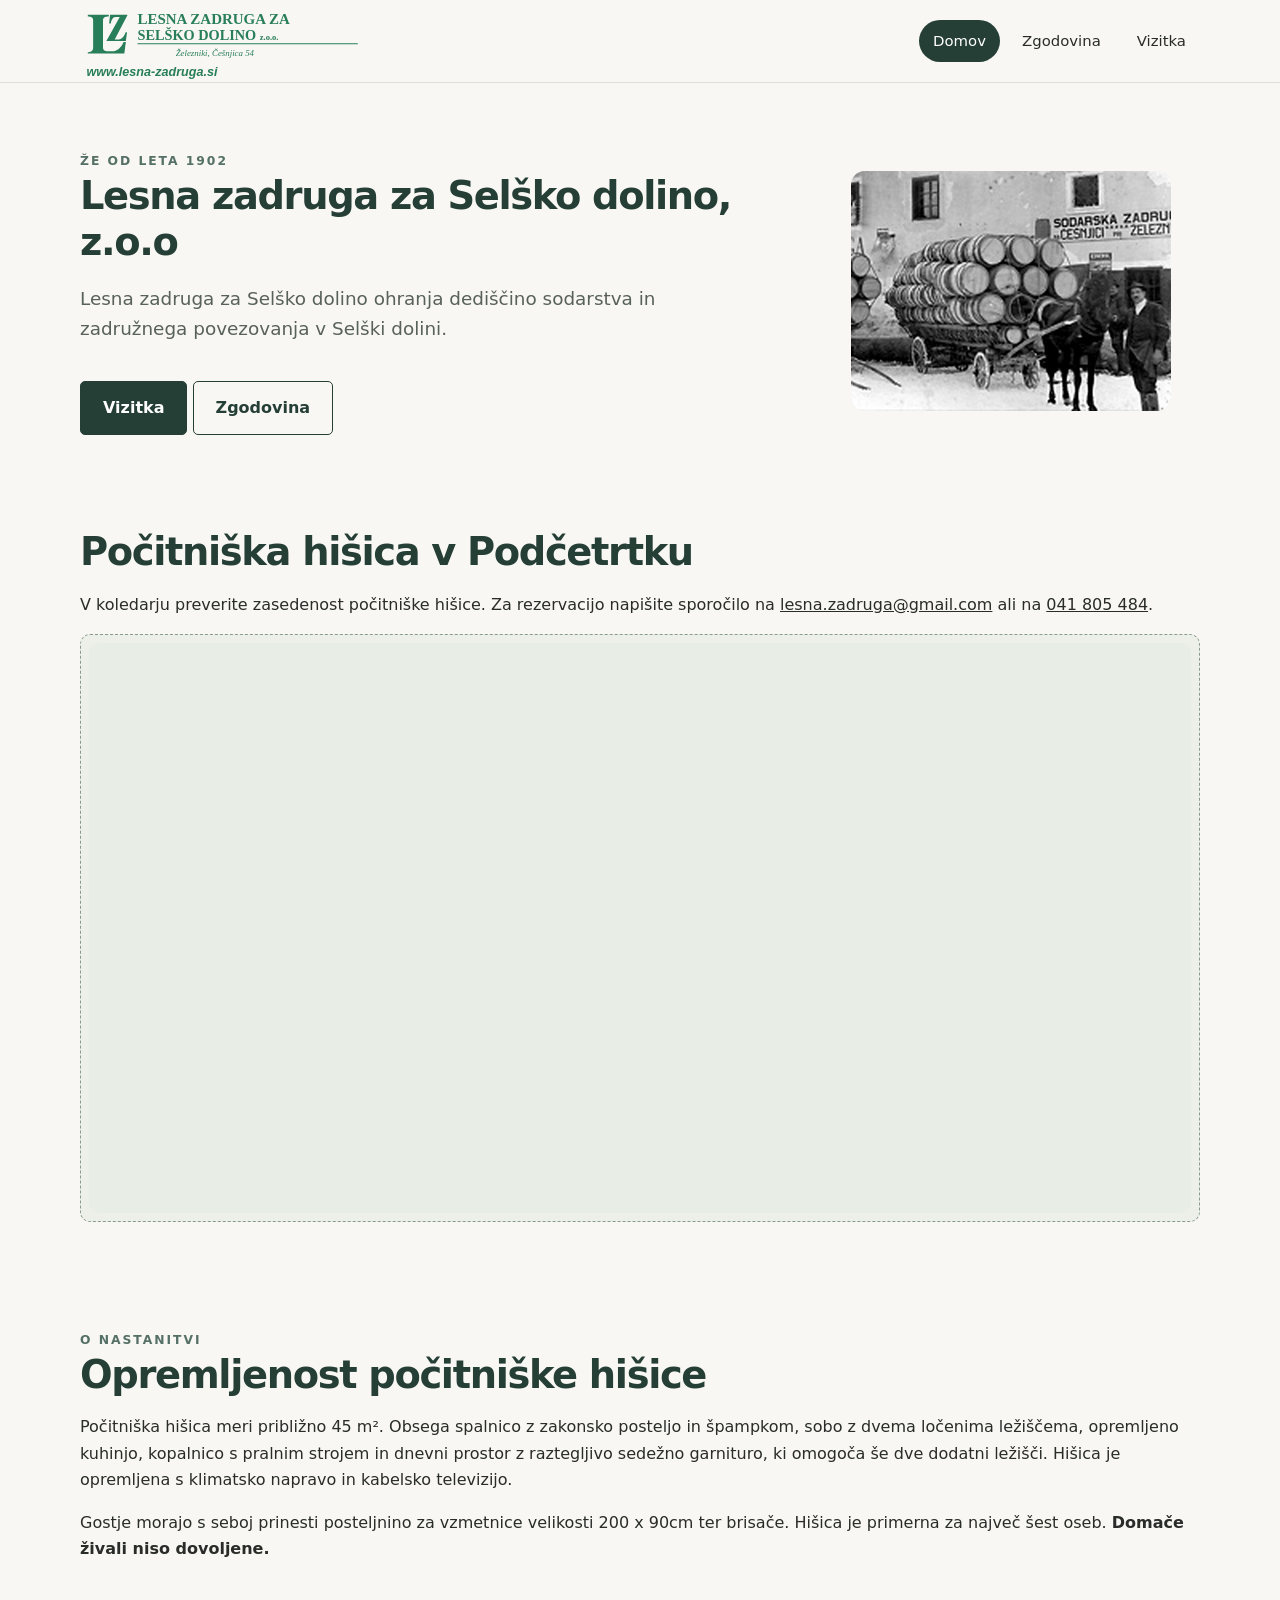
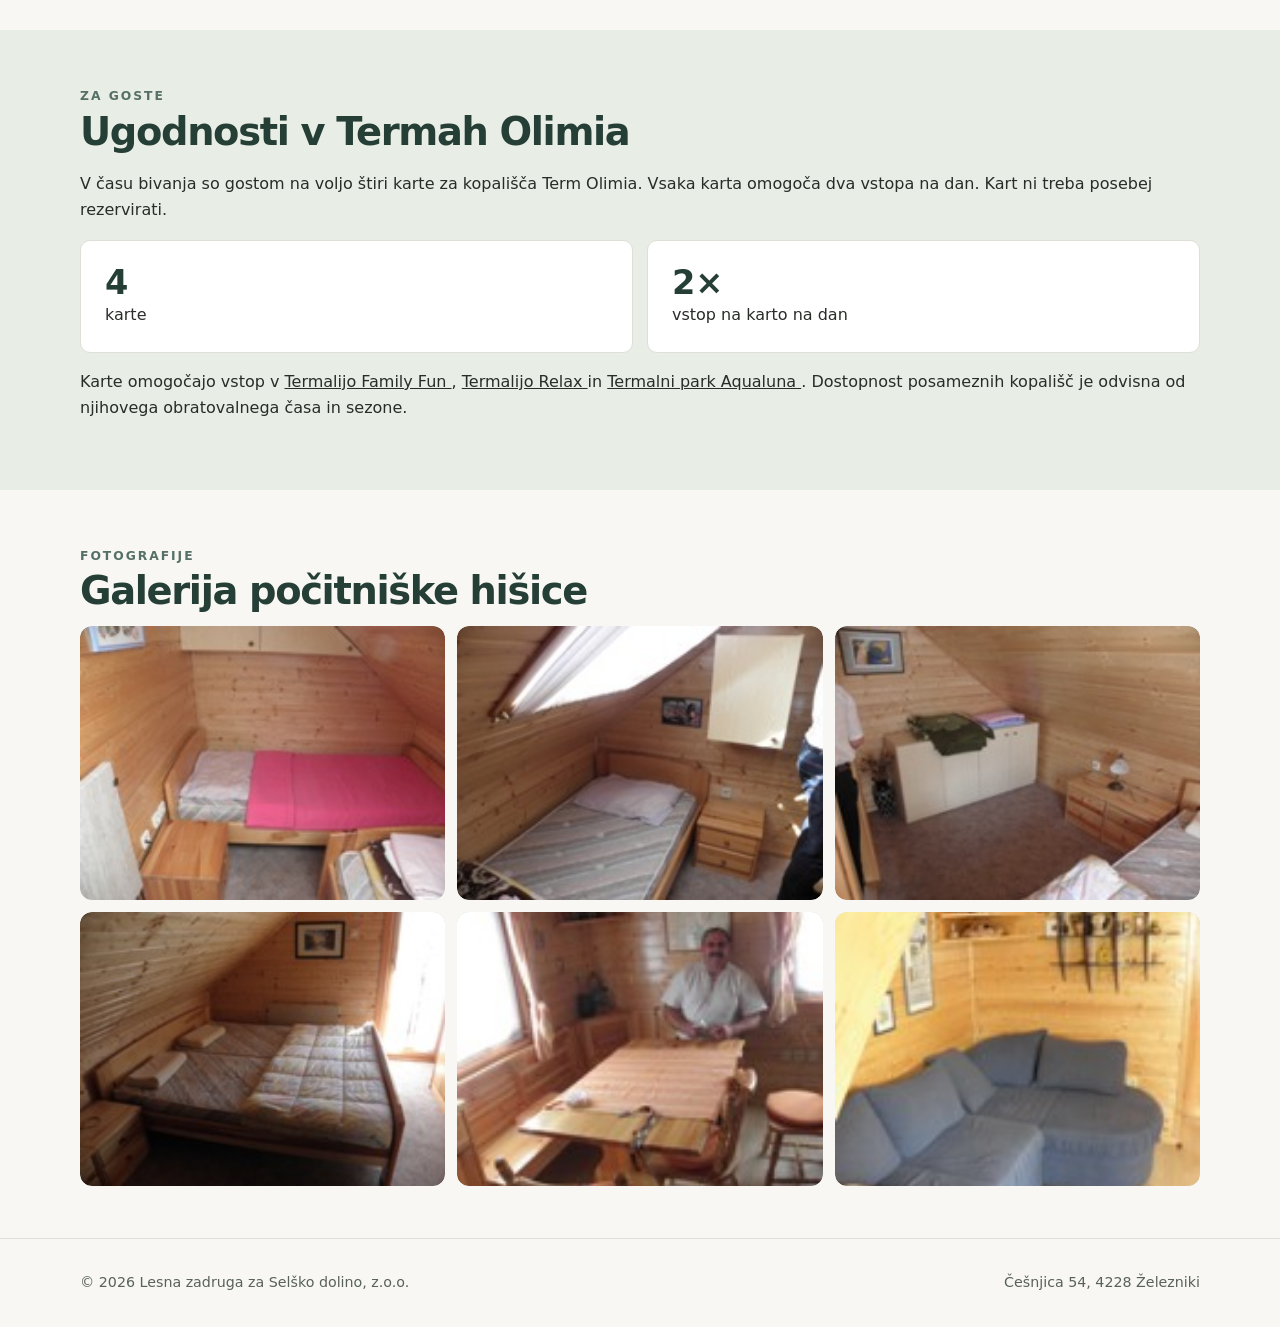
<file: index.html>
<!doctype html>
<html lang="sl">
<head>
    <meta charset="utf-8">
    <meta name="viewport" content="width=device-width, initial-scale=1">
    <meta name="theme-color" content="#253e36">

    <title>Počitniška hišica Podčetrtek | Lesna zadruga</title>
    <meta name="description"
          content="Počitniška hišica v kampu Natura v Podčetrtku. Preverite koledar zasedenosti, opremljenost, fotografije in ugodnosti Term Olimia.">
    <meta name="robots" content="index,follow,max-image-preview:large">
    <link rel="canonical" href="https://lesna-zadruga.si/">

    <link rel="stylesheet" href="assets/style.css">
    <link rel="icon" href="favicon.svg" type="image/svg+xml">

    <meta property="og:type" content="website">
    <meta property="og:locale" content="sl_SI">
    <meta property="og:title"
          content="Počitniška hišica Podčetrtek | Lesna zadruga">
    <meta property="og:description"
          content="Počitniška hišica v kampu Natura. Koledar zasedenosti, opremljenost, galerija in ugodnosti Term Olimia.">
    <meta property="og:url" content="https://lesna-zadruga.si/">
    <meta property="og:image"
          content="https://lesna-zadruga.si/assets/og-image.png">
    <meta name="twitter:card" content="summary_large_image">
</head>

<body>

<a class="skip" href="#vsebina">
    Preskoči na vsebino
</a>

<header>
    <div class="shell head">
        <a class="brand"
           href="index.html"
           aria-label="Lesna zadruga – domov">

            <img
                    class="brand-logo"
                    src="assets/logotip.svg"
                    alt="Lesna zadruga za Selško dolino"
                    width="330"
                    height="89">
        </a>

        <nav aria-label="Glavna navigacija">
            <a href="index.html" aria-current="page">Domov</a>
            <a href="zgodovina/">Zgodovina</a>
            <a href="vizitka/">Vizitka</a>
        </nav>
    </div>
</header>

<main id="vsebina" class="home-main">

    <!-- Predstavitev zadruge -->

    <section class="shell hero" aria-labelledby="glavni-naslov">

        <div class="hero-copy">
            <span class="eyebrow">Že od leta 1902</span>

            <h2 id="glavni-naslov">
                Lesna zadruga za Selško dolino, z.o.o
            </h2>

            <p class="lead">
                Lesna zadruga za Selško dolino ohranja dediščino
                sodarstva in zadružnega povezovanja v Selški dolini.
            </p>

            <div class="hero-actions">
                <a class="button" href="vizitka/">
                    Vizitka
                </a>

                <a class="button alt" href="zgodovina/">
                    Zgodovina
                </a>
            </div>
        </div>

        <div class="hero-visual">
            <a class="lightbox-trigger hero-photo-link"
               href="images/arhiv-1.webp"
               aria-label="Povečaj zgodovinsko fotografijo zadruge">

                <img
                        src="images/arhiv-1.webp"
                        alt="Zgodovinska fotografija Lesne zadruge"
                        width="200"
                        height="150"
                        loading="eager"
                        fetchpriority="high">
            </a>
        </div>

    </section>

    <!-- Google Koledar -->

    <section class="shell calendar-section"
             aria-labelledby="koledar">

        <h2 id="koledar">
            Počitniška hišica v Podčetrtku
        </h2>

        <p>
            V koledarju preverite zasedenost počitniške hišice.
            Za rezervacijo napišite sporočilo na
            <a href="mailto:lesna.zadruga@gmail.com">lesna.zadruga@gmail.com</a> ali na <a href="tel:+38641805484">041 805 484</a>.
        </p>

        <div class="calendar-placeholder"
             data-calendar="https://calendar.google.com/calendar/embed?src=lesna.zadruga%40gmail.com&amp;ctz=Europe%2FLjubljana&amp;mode=MONTH">

            <p>
                Če koledar ni prikazan,
                <a href="https://calendar.google.com/calendar/render?cid=lesna.zadruga%40gmail.com"
                   target="_blank"
                   rel="noopener noreferrer">
                    odprite Google Koledar
                </a>.
            </p>
        </div>
    </section>

    <!-- Opis nastanitve -->

    <section id="opis"
             class="shell accommodation-section"
             aria-labelledby="oprema">

        <span class="eyebrow">O nastanitvi</span>

        <h2 id="oprema">
            Opremljenost počitniške hišice
        </h2>

        <p>
            Počitniška hišica meri približno 45 m².
            Obsega spalnico z zakonsko posteljo in špampkom,
            sobo z dvema ločenima ležiščema,
            opremljeno kuhinjo, kopalnico s pralnim strojem
            in dnevni prostor z raztegljivo sedežno garnituro,
            ki omogoča še dve dodatni ležišči.
            Hišica je opremljena s klimatsko napravo
            in kabelsko televizijo.
        </p>

        <p>
            Gostje morajo s seboj prinesti posteljnino
            za vzmetnice velikosti 200 x 90cm
            ter brisače.
            Hišica je primerna za največ šest oseb.
            <b>Domače živali niso dovoljene.</b>
        </p>

    </section>

    <!-- Ugodnosti Term Olimia -->

    <section class="band"
             aria-labelledby="ugodnosti">

        <div class="shell">

            <span class="eyebrow">Za goste</span>

            <h2 id="ugodnosti">
                Ugodnosti v Termah Olimia
            </h2>

            <p>
                V času bivanja so gostom na voljo štiri karte
                za kopališča Term Olimia.
                Vsaka karta omogoča dva vstopa na dan.
                Kart ni treba posebej rezervirati.
            </p>

            <div class="stat-grid">

                <div class="stat">
                    <strong>4</strong>
                    karte
                </div>

                <div class="stat">
                    <strong>2×</strong>
                    vstop na karto na dan
                </div>

            </div>

            <p>
                Karte omogočajo vstop v
                <a href="https://www.olimia-group.com/sl/terme-olimia/wellness-spa/family-wellness-termalija/termalija-family-fun/"
                   target="_blank"
                   rel="noopener noreferrer">
                    Termalijo Family Fun
                </a>,
                <a href="https://www.olimia-group.com/sl/terme-olimia/wellness-spa/family-wellness-termalija/termalija-relax/"
                   target="_blank"
                   rel="noopener noreferrer">
                    Termalijo Relax
                </a>
                in
                <a href="https://www.olimia-group.com/sl/terme-olimia/wellness-spa/aqualuna/"
                   target="_blank"
                   rel="noopener noreferrer">
                    Termalni park Aqualuna
                </a>.
                Dostopnost posameznih kopališč je odvisna
                od njihovega obratovalnega časa in sezone.
            </p>

        </div>
    </section>

    <!-- Galerija fotografij -->

    <section class="shell gallery-section"
             aria-labelledby="galerija-naslov">

        <span class="eyebrow">Fotografije</span>

        <h2 id="galerija-naslov">
            Galerija počitniške hišice
        </h2>

        <div class="gallery"
             aria-label="Galerija počitniške hišice">

            <a class="gallery-link lightbox-trigger"
               href="images/ap1.png"
               aria-label="Povečaj fotografijo ležišča v leseni hišici">

                <img
                        src="images/ap1.png"
                        alt="Ležišče v leseni hišici"
                        width="200"
                        height="150"
                        loading="lazy">
            </a>

            <a class="gallery-link lightbox-trigger"
               href="images/ap2.png"
               aria-label="Povečaj fotografijo sobe pod streho">

                <img
                        src="images/ap2.png"
                        alt="Soba z ležiščem pod streho"
                        width="200"
                        height="150"
                        loading="lazy">
            </a>

            <a class="gallery-link lightbox-trigger"
               href="images/ap3.png"
               aria-label="Povečaj fotografijo sobe in pohištva">

                <img
                        src="images/ap3.png"
                        alt="Soba in pohištvo"
                        width="200"
                        height="150"
                        loading="lazy">
            </a>

            <a class="gallery-link lightbox-trigger"
               href="images/ap4.png"
               aria-label="Povečaj fotografijo zakonske postelje">

                <img
                        src="images/ap4.png"
                        alt="Zakonska postelja"
                        width="200"
                        height="150"
                        loading="lazy">
            </a>

            <a class="gallery-link lightbox-trigger"
               href="images/ap5.png"
               aria-label="Povečaj fotografijo jedilnega prostora">

                <img
                        src="images/ap5.png"
                        alt="Jedilni prostor"
                        width="200"
                        height="150"
                        loading="lazy">
            </a>

            <a class="gallery-link lightbox-trigger"
               href="images/ap6.png"
               aria-label="Povečaj fotografijo dnevnega prostora">

                <img
                        src="images/ap6.png"
                        alt="Dnevni prostor s sedežno garnituro"
                        width="200"
                        height="150"
                        loading="lazy">
            </a>

        </div>

    </section>

</main>

<footer>
    <div class="shell footer-flex">

        <span>
            © <span class="dynamic-year">2026</span>
            Lesna zadruga za Selško dolino, z.o.o.
        </span>

        <span>
            Češnjica 54, 4228 Železniki
        </span>

    </div>
</footer>

<script defer src="assets/site.js"></script>

</body>
</html>
</file>
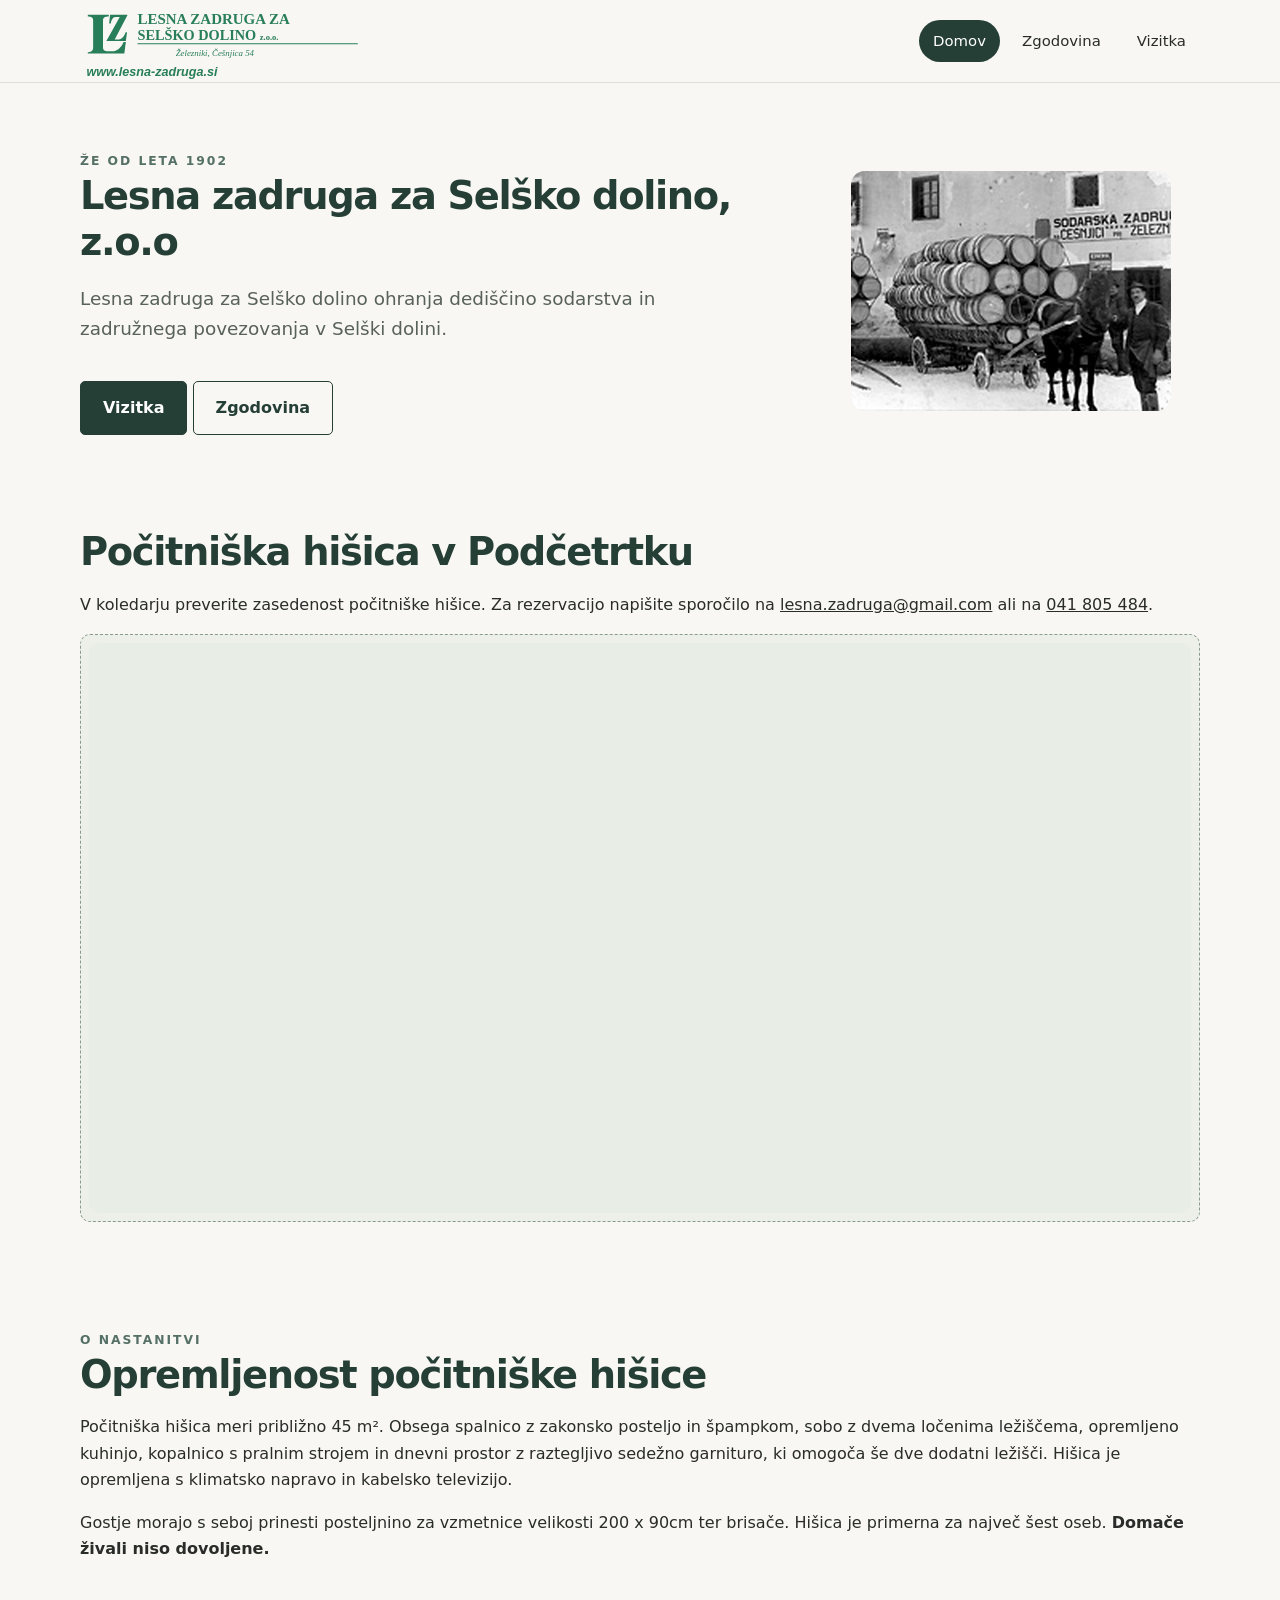
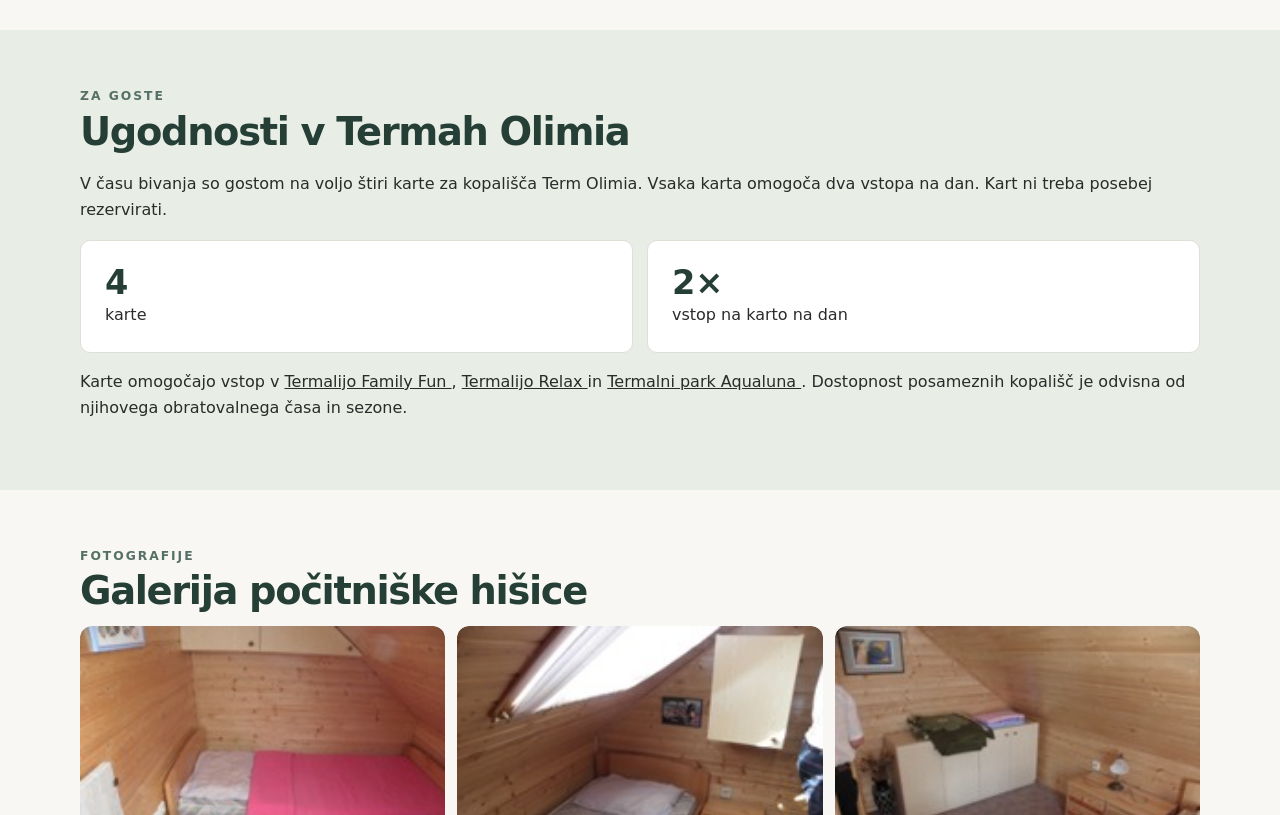
<file: apartma-podcetrtek/index.html>
<!doctype html>
<html lang="sl">
<head>
    <meta charset="utf-8">
    <meta name="robots" content="noindex,follow">
    <meta http-equiv="refresh" content="0; url=../#koledar">
    <link rel="canonical" href="https://lesna-zadruga.si/">
    <title>Počitniška hišica Podčetrtek – Lesna zadruga</title></head>
<body><p>Stran apartmaja je zdaj na <a href="../#koledar">naslovni strani</a>.</p></body>
</html>
</file>
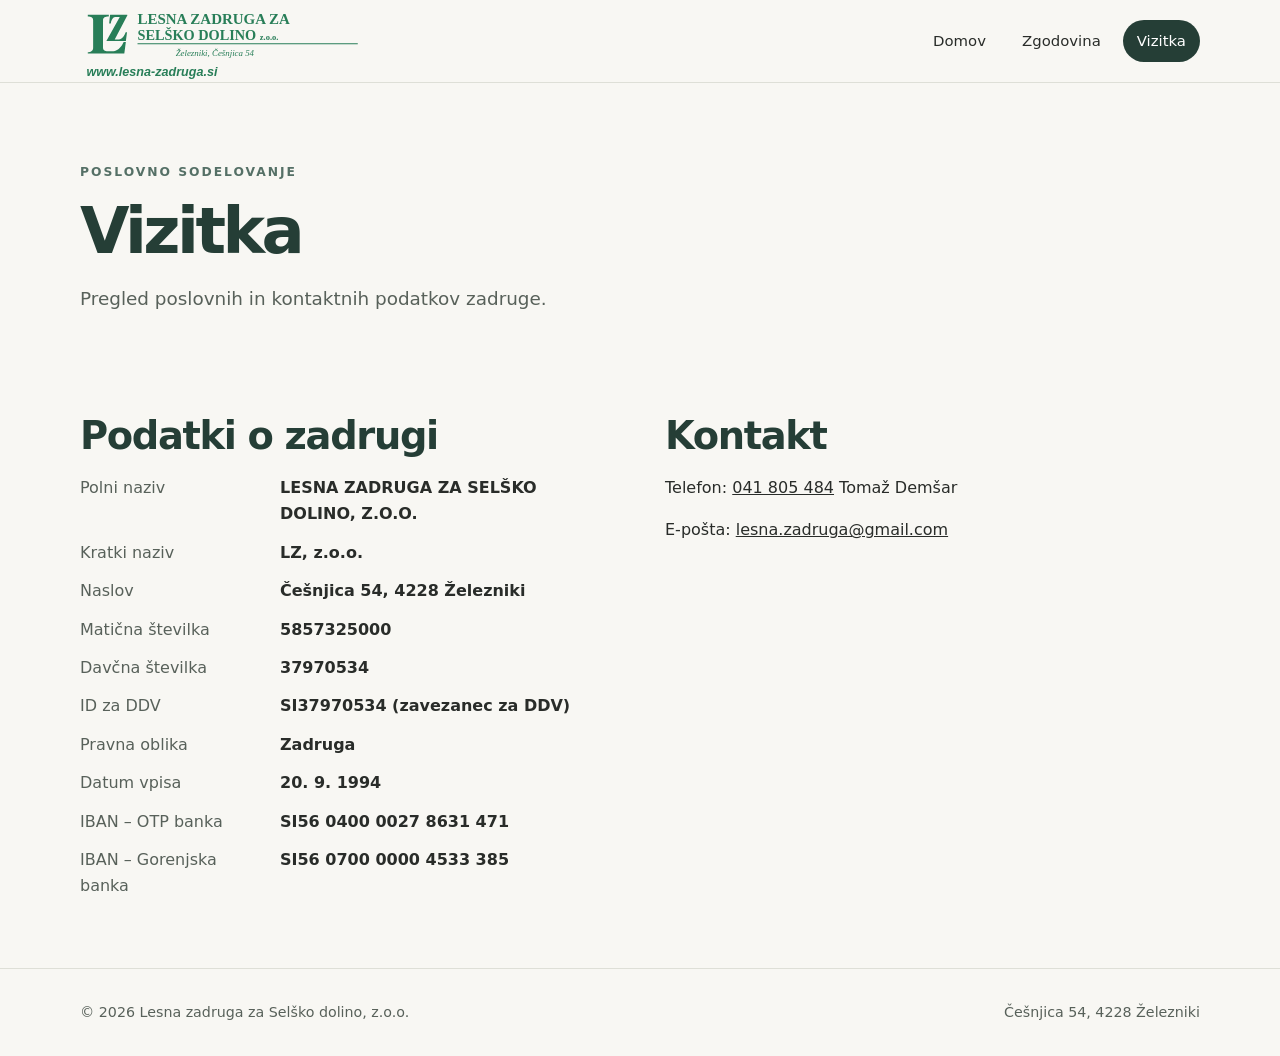
<file: vizitka/index.html>
<!doctype html>
<html lang="sl"><head><meta charset="utf-8"><meta name="viewport" content="width=device-width,initial-scale=1"><meta name="theme-color" content="#253e36">
<title>Vizitka in kontakt | Lesna zadruga za Selško dolino</title><meta name="description" content="Poslovni podatki, davčna in matična številka, bančna računa in kontakt Lesne zadruge za Selško dolino."><meta name="robots" content="index,follow,max-image-preview:large">
<link rel="canonical" href="https://lesna-zadruga.si/vizitka/"><link rel="stylesheet" href="../assets/style.css"><link rel="icon" href="../favicon.svg" type="image/svg+xml">
<meta property="og:type" content="website"><meta property="og:locale" content="sl_SI"><meta property="og:title" content="Vizitka in kontakt | Lesna zadruga za Selško dolino"><meta property="og:description" content="Poslovni podatki, davčna in matična številka, bančna računa in kontakt Lesne zadruge za Selško dolino."><meta property="og:url" content="https://lesna-zadruga.si/vizitka/"><meta property="og:image" content="https://lesna-zadruga.si/assets/og-image.png"><meta name="twitter:card" content="summary_large_image"></head><body><a class="skip" href="#vsebina">Preskoči na vsebino</a><header><div class="shell head"><a class="brand" href="../index.html" aria-label="Lesna zadruga – domov"><img class="brand-logo" src="../assets/logotip.svg" alt="Lesna zadruga za Selško dolino" width="330" height="89"></a><nav aria-label="Glavna navigacija"><a href="../index.html">Domov</a><a href="../zgodovina/">Zgodovina</a><a href="../vizitka/" aria-current="page">Vizitka</a></nav></div></header><main id="vsebina">
<div class="shell page-intro"><span class="eyebrow">Poslovno sodelovanje</span>
<h1>Vizitka</h1>
<p class="lead">Pregled poslovnih in kontaktnih podatkov zadruge.</p></div>
<section class="shell details">
<div><h2>Podatki o zadrugi</h2>
<dl class="data-list">
<dt>Polni naziv</dt>
<dd>LESNA ZADRUGA ZA SELŠKO DOLINO, Z.O.O.</dd>
<dt>Kratki naziv</dt>
<dd>LZ, z.o.o.</dd>
<dt>Naslov</dt>
<dd>Češnjica 54, 4228 Železniki</dd>
<dt>Matična številka</dt>
<dd>5857325000</dd>
<dt>Davčna številka</dt>
<dd>37970534</dd>
<dt>ID za DDV</dt>
<dd>SI37970534 (zavezanec za DDV)</dd>
<dt>Pravna oblika</dt>
<dd>Zadruga</dd>
<dt>Datum vpisa</dt>
<dd>20. 9. 1994</dd>
<dt>IBAN – OTP banka</dt>
<dd>SI56 0400 0027 8631 471</dd>
<dt>IBAN – Gorenjska banka</dt>
<dd>SI56 0700 0000 4533 385</dd>
</dl>
</div>
<div><h2>Kontakt</h2>
<p>Telefon: <a href="tel:+38641805484">041 805 484</a> Tomaž Demšar</p>
<p>E-pošta: <a href="mailto:lesna.zadruga@gmail.com">lesna.zadruga@gmail.com</a></p>
</div></section>
</main><footer><div class="shell footer-flex"><span>© <span class="dynamic-year">2026</span> Lesna zadruga za Selško dolino, z.o.o.</span><span>Češnjica 54, 4228 Železniki</span></div></footer><script defer src="../assets/site.js"></script></body></html>
</file>
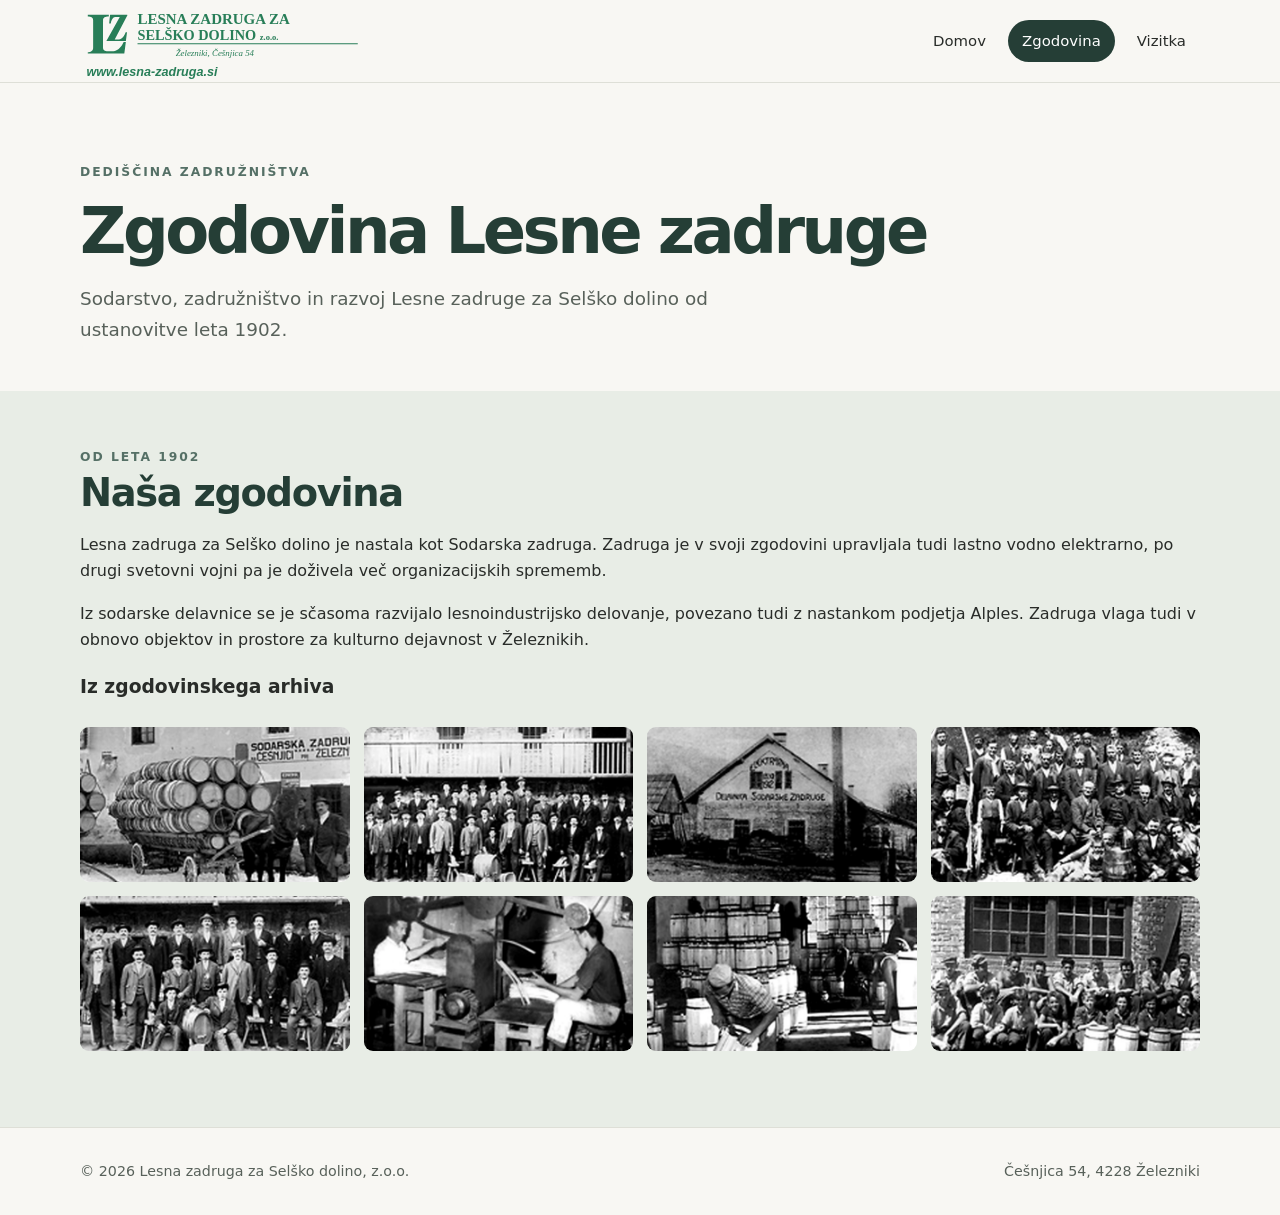
<file: zgodovina/index.html>
<!doctype html>
<html lang="sl">
<head>
    <meta charset="utf-8">
    <meta name="viewport" content="width=device-width,initial-scale=1">
    <meta name="theme-color" content="#253e36">
    <title>Zgodovina zadruge | Lesna zadruga za Selško dolino</title>
    <meta name="description"
          content="Zgodovina sodarske zadruge v Selški dolini in galerija osmih arhivskih fotografij.">
    <meta name="robots" content="index,follow,max-image-preview:large">
    <link rel="canonical" href="https://lesna-zadruga.si/zgodovina/">
    <link rel="stylesheet" href="../assets/style.css">
    <link rel="icon" href="../favicon.svg" type="image/svg+xml">
    <meta property="og:type" content="website">
    <meta property="og:locale" content="sl_SI">
    <meta property="og:title" content="Zgodovina zadruge | Lesna zadruga za Selško dolino">
    <meta property="og:description"
          content="Zgodovina sodarske zadruge v Selški dolini in galerija osmih arhivskih fotografij.">
    <meta property="og:url" content="https://lesna-zadruga.si/zgodovina/">
    <meta property="og:image" content="https://lesna-zadruga.si/assets/og-image.png">
    <meta name="twitter:card" content="summary_large_image">
</head>
<body><a class="skip" href="#vsebina">Preskoči na vsebino</a>
<header>
    <div class="shell head"><a class="brand" href="../index.html" aria-label="Lesna zadruga – domov"><img
            class="brand-logo" src="../assets/logotip.svg" alt="Lesna zadruga za Selško dolino" width="330" height="89"></a>
        <nav aria-label="Glavna navigacija"><a href="../index.html">Domov</a><a href="../zgodovina/"
                                                                                aria-current="page">Zgodovina</a><a
                href="../vizitka/">Vizitka</a></nav>
    </div>
</header>
<main id="vsebina">
    <div class="shell page-intro"><span class="eyebrow">Dediščina zadružništva</span>
        <h1>Zgodovina Lesne zadruge</h1>
        <p class="lead">Sodarstvo, zadružništvo in razvoj Lesne zadruge za Selško dolino od ustanovitve leta 1902.</p>
    </div>
    <div class="band">
        <section class="shell"><span class="eyebrow">Od leta 1902</span>
            <h2>Naša zgodovina</h2>
            <p>Lesna zadruga za Selško dolino je nastala kot Sodarska zadruga. Zadruga je v svoji zgodovini upravljala tudi lastno vodno elektrarno, po drugi svetovni vojni
                pa je doživela več organizacijskih sprememb.</p>
            <p>Iz sodarske delavnice se je sčasoma razvijalo lesnoindustrijsko delovanje, povezano tudi z nastankom
                podjetja Alples. Zadruga vlaga tudi v obnovo objektov in prostore za kulturno dejavnost v
                Železnikih.</p>
            <h3>Iz zgodovinskega arhiva</h3>
            <div class="history-gallery"><a
                    aria-label="Povečaj fotografijo: Zadružniki pred stavbo s sodarskimi izdelki"
                    class="lightbox-trigger" href="../images/arhiv-1.webp"><img
                    alt="Zadružniki pred stavbo s sodarskimi izdelki" height="900" loading="lazy"
                    src="../images/arhiv-1.webp" width="1200"/></a><a
                    aria-label="Povečaj fotografijo: Skupinska zgodovinska fotografija zadružnikov"
                    class="lightbox-trigger" href="../images/arhiv-2.webp"><img
                    alt="Skupinska zgodovinska fotografija zadružnikov" height="900" loading="lazy"
                    src="../images/arhiv-2.webp" width="1200"/></a><a
                    aria-label="Povečaj fotografijo: Zgodovinska stavba sodarske zadruge" class="lightbox-trigger"
                    href="../images/arhiv-3.webp"><img alt="Zgodovinska stavba sodarske zadruge" height="900"
                                                       loading="lazy" src="../images/arhiv-3.webp" width="1200"/></a><a
                    aria-label="Povečaj fotografijo: Skupina zadružnikov na prostem" class="lightbox-trigger"
                    href="../images/arhiv-4.webp"><img alt="Skupina zadružnikov na prostem" height="900" loading="lazy"
                                                       src="../images/arhiv-4.webp" width="1200"/></a><a
                    aria-label="Povečaj fotografijo: Zadružniki ob stavbi" class="lightbox-trigger"
                    href="../images/arhiv-5.webp"><img alt="Zadružniki ob stavbi" height="900" loading="lazy"
                                                       src="../images/arhiv-5.webp" width="1200"/></a><a
                    aria-label="Povečaj fotografijo: Sodarska delavnica" class="lightbox-trigger"
                    href="../images/arhiv-6.webp"><img alt="Sodarska delavnica" height="900" loading="lazy"
                                                       src="../images/arhiv-6.webp" width="1200"/></a><a
                    aria-label="Povečaj fotografijo: Delo s sodi v delavnici" class="lightbox-trigger"
                    href="../images/arhiv-7.webp"><img alt="Delo s sodi v delavnici" height="900" loading="lazy"
                                                       src="../images/arhiv-7.webp" width="1200"/></a><a
                    aria-label="Povečaj fotografijo: Skupina sodarjev in sodov" class="lightbox-trigger"
                    href="../images/arhiv-8.webp"><img alt="Skupina sodarjev in sodov" height="900" loading="lazy"
                                                       src="../images/arhiv-8.webp" width="1200"/></a></div>
        </section>
    </div>
</main>
<footer>
    <div class="shell footer-flex"><span>© <span class="dynamic-year">2026</span> Lesna zadruga za Selško dolino, z.o.o.</span><span>Češnjica 54, 4228 Železniki</span>
    </div>
</footer>
<script defer src="../assets/site.js"></script>
</body>
</html>
</file>
<file: assets/style.css>
:root {
    --bg: #f8f7f3;
    --ink: #292c29;
    --green: #253e36;
    --sage: #a9b8a5;
    --wood: #c8aa85;
    --line: #dedfd7;
    --muted: #58615a;
    --max: 1120px
}

* {
    box-sizing: border-box
}

html {
    scroll-behavior: smooth
}

body {
    margin: 0;
    background: var(--bg);
    color: var(--ink);
    font-family: Inter, system-ui, -apple-system, Segoe UI, sans-serif;
    line-height: 1.65
}

a {
    color: inherit
}

img {
    display: block;
    max-width: 100%
}

.shell {
    width: min(var(--max), calc(100% - 40px));
    margin: auto
}

.skip {
    position: absolute;
    left: -999px
}

.skip:focus {
    left: 16px;
    top: 16px;
    z-index: 5;
    background: white;
    padding: 12px
}

header {
    border-bottom: 1px solid var(--line);
    background: rgba(248, 247, 243, .97)
}

.head {
    display: flex;
    align-items: center;
    justify-content: space-between;
    gap: 20px;
    min-height: 82px
}

.brand {
    display: inline-flex;
    align-items: center;
    gap: 12px;
    text-decoration: none;
    font-weight: 750;
    letter-spacing: .01em;
    color: var(--green)
}

.brand-mark {
    display: grid;
    place-items: center;
    width: 42px;
    height: 42px;
    border: 2px solid var(--green);
    border-radius: 50%;
    font-family: Georgia, serif;
    font-size: 24px
}

nav {
    display: flex;
    gap: 8px;
    flex-wrap: wrap
}

nav a {
    padding: 9px 14px;
    border-radius: 24px;
    text-decoration: none;
    font-size: .93rem
}

nav a[aria-current=page], nav a:hover {
    background: var(--green);
    color: white
}

main {
    min-height: 65vh
}

.eyebrow {
    font-size: .77rem;
    font-weight: 750;
    text-transform: uppercase;
    letter-spacing: .16em;
    color: #557066
}

.hero {
    padding: 96px 0 88px;
    display: grid;
    grid-template-columns:1.12fr 1fr;
    gap: 60px;
    align-items: center
}

.hero h1, .page-intro h1 {
    font-size: clamp(2.7rem, 5vw, 5.2rem);
    line-height: 1.07;
    letter-spacing: -.055em;
    font-weight: 650;
    margin: 13px 0 24px;
    color: var(--green)
}

.lead {
    font-size: 1.15rem;
    color: var(--muted);
    max-width: 640px
}

.hero-visual, .photo-placeholder {
    border-radius: 12px;
    min-height: 390px;
    position: relative;
    display: flex;
    align-items: end;
    padding: 25px;
    background: linear-gradient(135deg, #819783, #d9dbca 48%, #a88d71);
    overflow: hidden;
    color: white
}

.hero-visual:before {
    content: "";
    position: absolute;
    inset: 15% 20% -30% 35%;
    border: 55px solid rgba(37, 62, 54, .2);
    border-radius: 55%
}

.photo-label {
    position: relative;
    background: rgba(37, 62, 54, .8);
    padding: 8px 12px;
    border-radius: 6px;
    font-size: .86rem
}

.button {
    display: inline-flex;
    align-items: center;
    justify-content: center;
    text-decoration: none;
    border-radius: 5px;
    background: var(--green);
    color: white;
    padding: 13px 22px;
    font-weight: 650;
    border: 1px solid var(--green);
    margin-top: 18px
}

.button.alt {
    background: transparent;
    color: var(--green)
}

.button:hover {
    filter: brightness(1.12)
}

section {
    padding: 52px 0
}

.section-head {
    display: flex;
    justify-content: space-between;
    align-items: end;
    gap: 30px;
    margin-bottom: 24px
}

.section-head h2, h2 {
    color: var(--green);
    font-size: clamp(1.55rem, 3vw, 2.45rem);
    line-height: 1.2;
    letter-spacing: -.035em;
    margin: 0 0 12px
}

.muted {
    color: var(--muted)
}

.cards {
    display: grid;
    grid-template-columns:repeat(3, 1fr);
    gap: 18px
}

.card {
    border: 1px solid var(--line);
    border-radius: 10px;
    background: #fff;
    padding: 26px
}

.card h3 {
    margin: 0 0 8px;
    font-size: 1.22rem;
    color: var(--green)
}

.card p {
    color: var(--muted);
    margin: 0 0 14px
}

.card a {
    color: var(--green);
    text-underline-offset: 3px
}

.band {
    background: #e8ede6
}

.page-intro {
    padding: 75px 0 28px
}

.page-intro h1 {
    margin-bottom: 14px
}

.gallery {
    display: grid;
    grid-template-columns:2fr 1fr;
    grid-template-rows:180px 180px;
    gap: 12px
}

.gallery .photo-placeholder {
    min-height: 0
}

.gallery .photo-placeholder:first-child {
    grid-row: span 2
}

.gallery img {
    width: 100%;
    height: 100%;
    object-fit: cover;
    border-radius: 12px
}

.stat-grid {
    display: grid;
    grid-template-columns:repeat(2, minmax(0, 1fr));
    gap: 14px
}

.stat {
    background: #fff;
    border: 1px solid var(--line);
    border-radius: 10px;
    padding: 24px
}

.stat strong {
    display: block;
    font-size: 2.1rem;
    line-height: 1.1;
    color: var(--green)
}

.details {
    display: grid;
    grid-template-columns:1fr 1fr;
    gap: 50px
}

.data-list {
    display: grid;
    grid-template-columns:minmax(110px, 180px) 1fr;
    gap: 12px 20px
}

.data-list dt {
    color: var(--muted)
}

.data-list dd {
    margin: 0;
    font-weight: 600;
    overflow-wrap: anywhere
}

.notice {
    background: #f0ebdf;
    border-left: 4px solid var(--wood);
    padding: 15px 20px;
    border-radius: 0 6px 6px 0
}

.calendar {
    width: 100%;
    height: 620px;
    border: 0;
    border-radius: 10px;
    background: #e8ede6
}

.calendar-placeholder {
    border: 1px dashed #8a9b8c;
    background: #edf0e8;
    padding: 40px;
    border-radius: 10px;
    text-align: center
}

.calendar-placeholder h3 {
    margin: 0 0 6px;
    color: var(--green)
}

footer {
    border-top: 1px solid var(--line);
    padding: 32px 0;
    color: var(--muted);
    font-size: .89rem
}

.footer-flex {
    display: flex;
    justify-content: space-between;
    gap: 18px;
    flex-wrap: wrap
}

.small {
    font-size: .85rem
}

.chip {
    display: inline-block;
    background: #e5ebe2;
    border-radius: 40px;
    padding: 6px 12px;
    font-size: .8rem;
    color: var(--green);
    font-weight: 650
}

@media (max-width: 760px) {
    .head {
        align-items: flex-start;
        flex-direction: column;
        padding: 16px 0;
        gap: 12px
    }

    nav {
        width: 100%
    }

    nav a {
        font-size: .87rem;
        padding: 8px 11px
    }

    .hero {
        padding: 52px 0;
        grid-template-columns:1fr;
        gap: 28px
    }

    .hero-visual {
        min-height: 260px
    }

    .cards, .details {
        grid-template-columns:1fr
    }

    .gallery {
        grid-template-columns:1fr 1fr;
        grid-template-rows:210px 140px
    }

    .gallery .photo-placeholder:first-child {
        grid-column: span 2;
        grid-row: span 1
    }

    .page-intro {
        padding: 48px 0 18px
    }

    .calendar {
        height: 520px
    }

    .shell {
        width: min(var(--max), calc(100% - 30px))
    }

    section {
        padding: 35px 0
    }

    .data-list {
        grid-template-columns:1fr;
        gap: 3px
    }

    .data-list dd {
        margin-bottom: 13px
    }
}

/* Galerije zgodovinskih fotografij in apartmaja. */
.hero-visual {
    padding: 0;
    min-height: 320px;
    background: #e4e6de
}

.hero-visual:before {
    display: none
}

.hero-visual img {
    width: 100%;
    height: 100%;
    min-height: 320px;
    object-fit: cover;
    image-rendering: auto
}

.history-gallery {
    display: grid;
    grid-template-columns:repeat(4, 1fr);
    gap: 14px;
    margin-top: 20px
}

.history-gallery img {
    width: 100%;
    height: 155px;
    object-fit: contain;
    background: #e0e2db;
    border-radius: 8px
}

.gallery {
    grid-template-columns:repeat(3, minmax(0, 1fr));
    grid-template-rows:repeat(2, 180px)
}

.gallery .gallery-link:first-child {
    grid-row: auto
}

.gallery-link {
    display: block;
    overflow: hidden;
    border-radius: 12px;
    background: #e0e2db
}

.gallery-link img {
    height: 100%;
    width: 100%;
    object-fit: cover;
    transition: transform .2s
}

.gallery-link:hover img {
    transform: scale(1.025)
}

@media (max-width: 760px) {
    .history-gallery {
        grid-template-columns:repeat(2, 1fr)
    }

    .history-gallery img {
        height: 130px
    }

    .gallery {
        grid-template-columns:repeat(2, minmax(0, 1fr));
        grid-template-rows:repeat(3, 145px)
    }
}

.hero-visual {
    padding: 0;
    background: #28382f
}

.hero-visual:before {
    display: none
}

.hero-visual img {
    height: 100%;
    width: 100%;
    min-height: 390px;
    object-fit: cover
}

.history-gallery {
    display: grid;
    grid-template-columns:repeat(4, minmax(0, 1fr));
    gap: 14px;
    margin: 24px 0
}

.history-gallery img {
    width: 100%;
    aspect-ratio: 4/3;
    object-fit: cover;
    border-radius: 9px
}

.history-gallery a {
    display: block
}

.gallery {
    display: grid;
    grid-template-columns:repeat(3, minmax(0, 1fr));
    grid-template-rows:none
}

.gallery-link {
    display: block;
    aspect-ratio: 4/3
}

.gallery-link img {
    width: 100%;
    height: 100%;
    object-fit: cover
}

@media (max-width: 760px) {
    .history-gallery {
        grid-template-columns:repeat(2, minmax(0, 1fr))
    }

    .gallery {
        grid-template-columns:repeat(2, minmax(0, 1fr));
        grid-template-rows:none
    }

    .hero-visual img {
        min-height: 260px
    }
}


/* Povečava fotografij in upravljanje na manjših zaslonih. */
.lightbox-trigger {
    display: block;
    cursor: zoom-in
}

.lightbox-trigger:focus-visible {
    outline: 3px solid #587b68;
    outline-offset: 4px
}

.hero-photo-link {
    width: 100%;
    height: 100%
}

.image-lightbox {
    position: fixed;
    inset: 0;
    width: 100vw;
    max-width: none;
    height: 100dvh;
    max-height: none;
    margin: 0;
    padding: 14px;
    border: 0;
    background: rgba(10, 17, 14, .97);
    color: #fff
}

.image-lightbox::backdrop {
    background: rgba(10, 17, 14, .94)
}

.lightbox-stage {
    height: 100%;
    display: grid;
    grid-template-columns:52px minmax(0, 1fr) 52px;
    grid-template-rows:minmax(0, 1fr) auto;
    align-items: center;
    position: relative
}

.lightbox-image {
    grid-column: 2;
    grid-row: 1;
    max-width: 100%;
    max-height: calc(100dvh - 92px);
    width: auto;
    height: auto;
    object-fit: contain;
    margin: auto;
    border-radius: 4px
}

.image-lightbox button {
    background: rgba(255, 255, 255, .13);
    color: #fff;
    border: 1px solid rgba(255, 255, 255, .2);
    border-radius: 50%;
    font-size: 38px;
    width: 46px;
    height: 46px;
    cursor: pointer
}

.image-lightbox button:hover, .image-lightbox button:focus-visible {
    background: rgba(255, 255, 255, .28)
}

.lightbox-close {
    position: absolute;
    right: 8px;
    top: 8px;
    z-index: 2
}

.lightbox-prev {
    grid-column: 1;
    grid-row: 1
}

.lightbox-next {
    grid-column: 3;
    grid-row: 1
}

.lightbox-caption {
    grid-column: 1/-1;
    grid-row: 2;
    text-align: center;
    font-size: .9rem;
    margin: 8px 0 0
}

@media (max-width: 600px) {
    .image-lightbox {
        padding: 8px
    }

    .lightbox-stage {
        grid-template-columns:36px minmax(0, 1fr) 36px
    }

    .image-lightbox button {
        width: 34px;
        height: 34px;
        font-size: 29px
    }

    .lightbox-image {
        max-height: calc(100dvh - 100px)
    }
}

/* Logotip na namiznih in mobilnih zaslonih. */
.brand-logo {
    display: block;
    width: min(290px, 40vw);
    height: auto;
    object-fit: contain
}

.brand {
    display: inline-flex;
    align-items: center
}

.head {
    gap: 1rem
}

@media (max-width: 640px) {
    .brand-logo {
        width: 205px;
        max-width: 72vw
    }

    .head {
        align-items: flex-start;
        gap: .8rem
    }
}

/* Odzivna prva stran: manjša naslovna slika tudi pri povečavi besedila. */
.hero {
    grid-template-columns:minmax(0, 1.3fr) minmax(0, .7fr);
    gap: clamp(16px, 3vw, 40px);
    padding: clamp(32px, 5vw, 64px) 0;
    align-items: center
}

.hero-copy {
    min-width: 0
}

.hero h1 {
    font-size: clamp(2rem, 4vw, 3.5rem);
    line-height: 1.12;
    overflow-wrap: break-word
}

.hero-visual {
    width: 100%;
    max-width: 320px;
    min-height: 0 !important;
    height: auto;
    max-height: none;
    margin-inline: auto;
    border-radius: 14px;
    align-items: stretch;
    display: block;
    overflow: hidden
}

.hero-photo-link {
    height: auto !important;
    display: block
}

.hero-visual img {
    display: block;
    width: 100%;
    height: auto !important;
    min-height: 0 !important;
    max-height: 240px;
    object-fit: contain;
    background: #e4e6de
}

.calendar-section {
    padding-top: 30px
}

.calendar-placeholder {
    padding: 8px;
    overflow: hidden
}

.calendar {
    height: min(68vh, 570px);
    min-height: 360px;
    display: block
}

.accommodation-section {
    scroll-margin-top: 24px
}

.calendar-section {
    scroll-margin-top: 24px
}

@media (max-width: 860px) {
    .hero {
        grid-template-columns:1fr
    }

    .hero-visual {
        width: min(100%, 300px);
        margin-inline: 0
    }

    .hero-visual img {
        max-height: 210px
    }
}

@media (max-width: 520px) {
    .hero-visual {
        max-width: 250px
    }

    .hero-visual img {
        max-height: 180px
    }

    .calendar {
        height: 500px
    }

    .calendar-placeholder {
        padding: 0
    }
}

@media (prefers-reduced-motion: reduce) {
    html {
        scroll-behavior: auto
    }

    .gallery-link img {
        transition: none
    }
}
</file>
